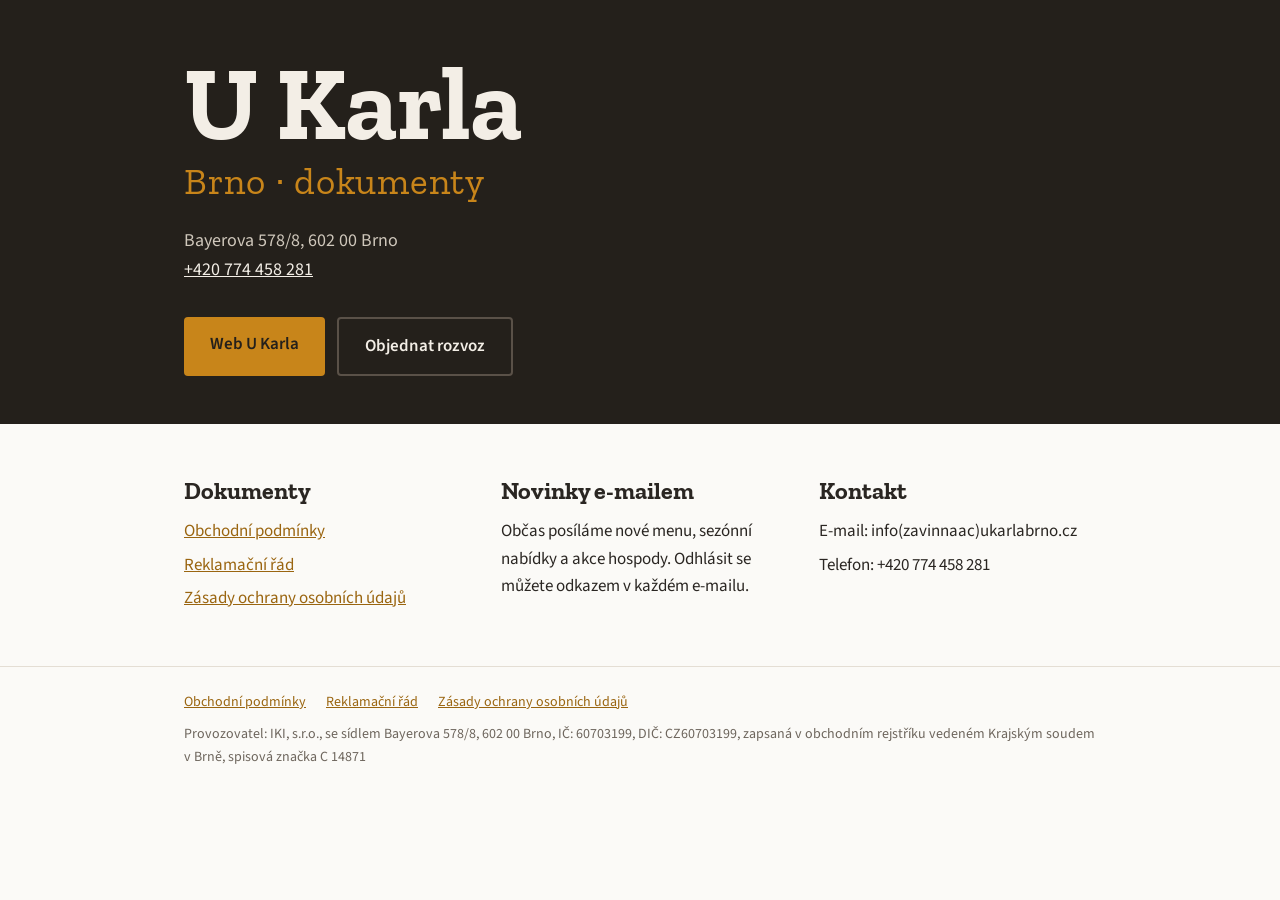
<file: index.html>
<!DOCTYPE html><html lang="cs"><head><meta charset="UTF-8"><meta name="viewport" content="width=device-width, initial-scale=1"><title>U Karla – dokumenty</title><meta name="description" content="Obchodní podmínky, reklamační řád a zásady ochrany osobních údajů U Karla, Brno."><link rel="icon" href="data:image/svg+xml,<svg xmlns=%22http://www.w3.org/2000/svg%22 viewBox=%220 0 100 100%22><text y=%22.9em%22 font-size=%2290%22>🍺</text></svg>"><link rel="preconnect" href="https://fonts.googleapis.com"><link rel="preconnect" href="https://fonts.gstatic.com" crossorigin><link href="https://fonts.googleapis.com/css2?family=Source+Sans+3:wght@400;600&amp;family=Zilla+Slab:wght@400;700&amp;display=swap" rel="stylesheet"><link rel="stylesheet" href="/style.css"></head><body>
<header class="pas"><div class="vnitr">
<h1 class="znak">U Karla<small>Brno · dokumenty</small></h1>
<p class="adresa">Bayerova 578/8, 602 00 Brno<br><a href="tel:+420774458281">+420 774 458 281</a></p>
<div class="akce">
<a class="tl tl-hl" href="https://www.ukarlabrno.cz">Web U Karla</a>
<a class="tl tl-vedl" href="https://online.restia.cz/u-karla/">Objednat rozvoz</a>
</div></div></header>
<main><div class="sloupce">
<section><h2>Dokumenty</h2>
<p><a href="/obchodni-podminky">Obchodní podmínky</a></p>
<p><a href="/reklamacni-rad">Reklamační řád</a></p>
<p><a href="/zasady-ochrany-osobnich-udaju">Zásady ochrany osobních údajů</a></p></section>
<section><h2>Novinky e-mailem</h2><p>Občas posíláme nové menu, sezónní nabídky a akce hospody. Odhlásit se můžete
odkazem v každém e-mailu.</p></section>
<section><h2>Kontakt</h2><p>E-mail: info(zavinnaac)ukarlabrno.cz</p><p>Telefon: +420 774 458 281</p></section>
</div></main><footer><div class="vnitr"><nav><a href="/obchodni-podminky">Obchodní podmínky</a><a href="/reklamacni-rad">Reklamační řád</a><a href="/zasady-ochrany-osobnich-udaju">Zásady ochrany osobních údajů</a></nav>Provozovatel: IKI, s.r.o., se sídlem Bayerova 578/8, 602 00 Brno, IČ: 60703199, DIČ: CZ60703199, zapsaná v obchodním rejstříku vedeném Krajským soudem v Brně, spisová značka C 14871</div></footer></body></html>
</file>
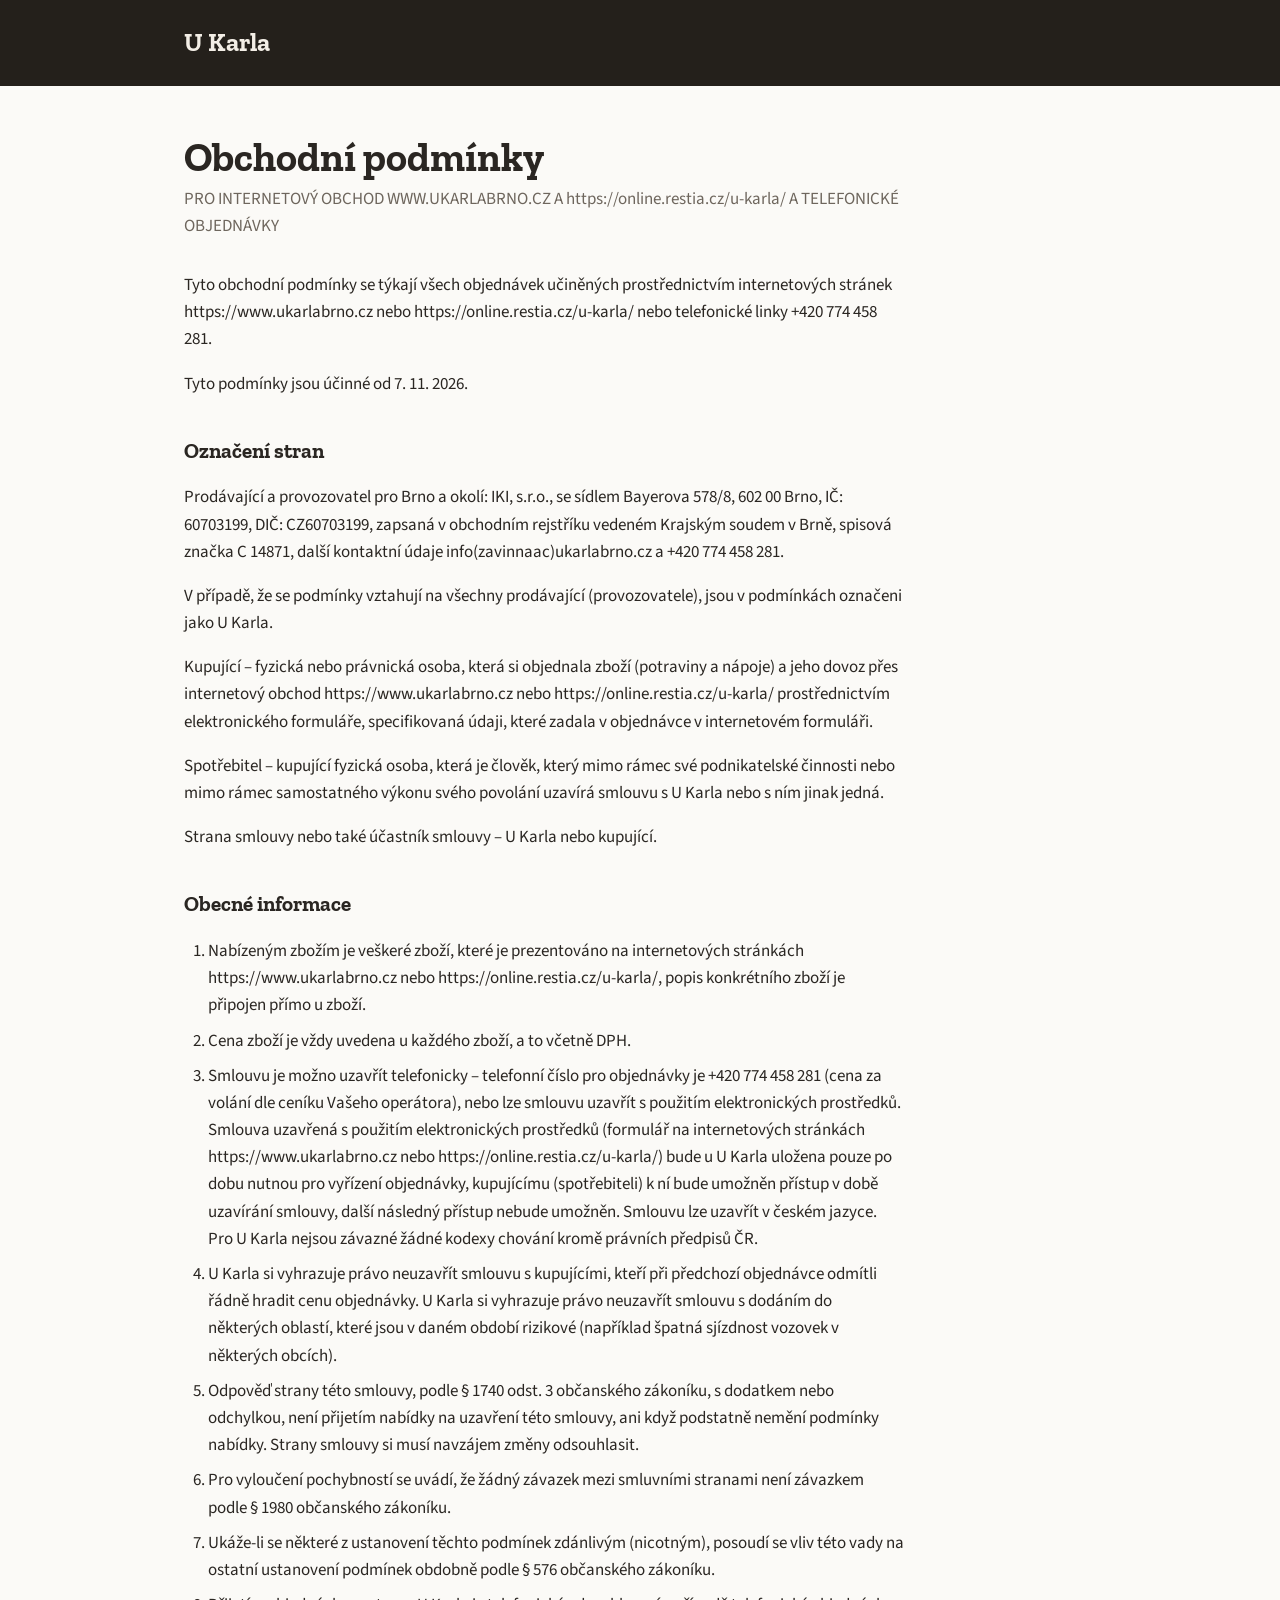
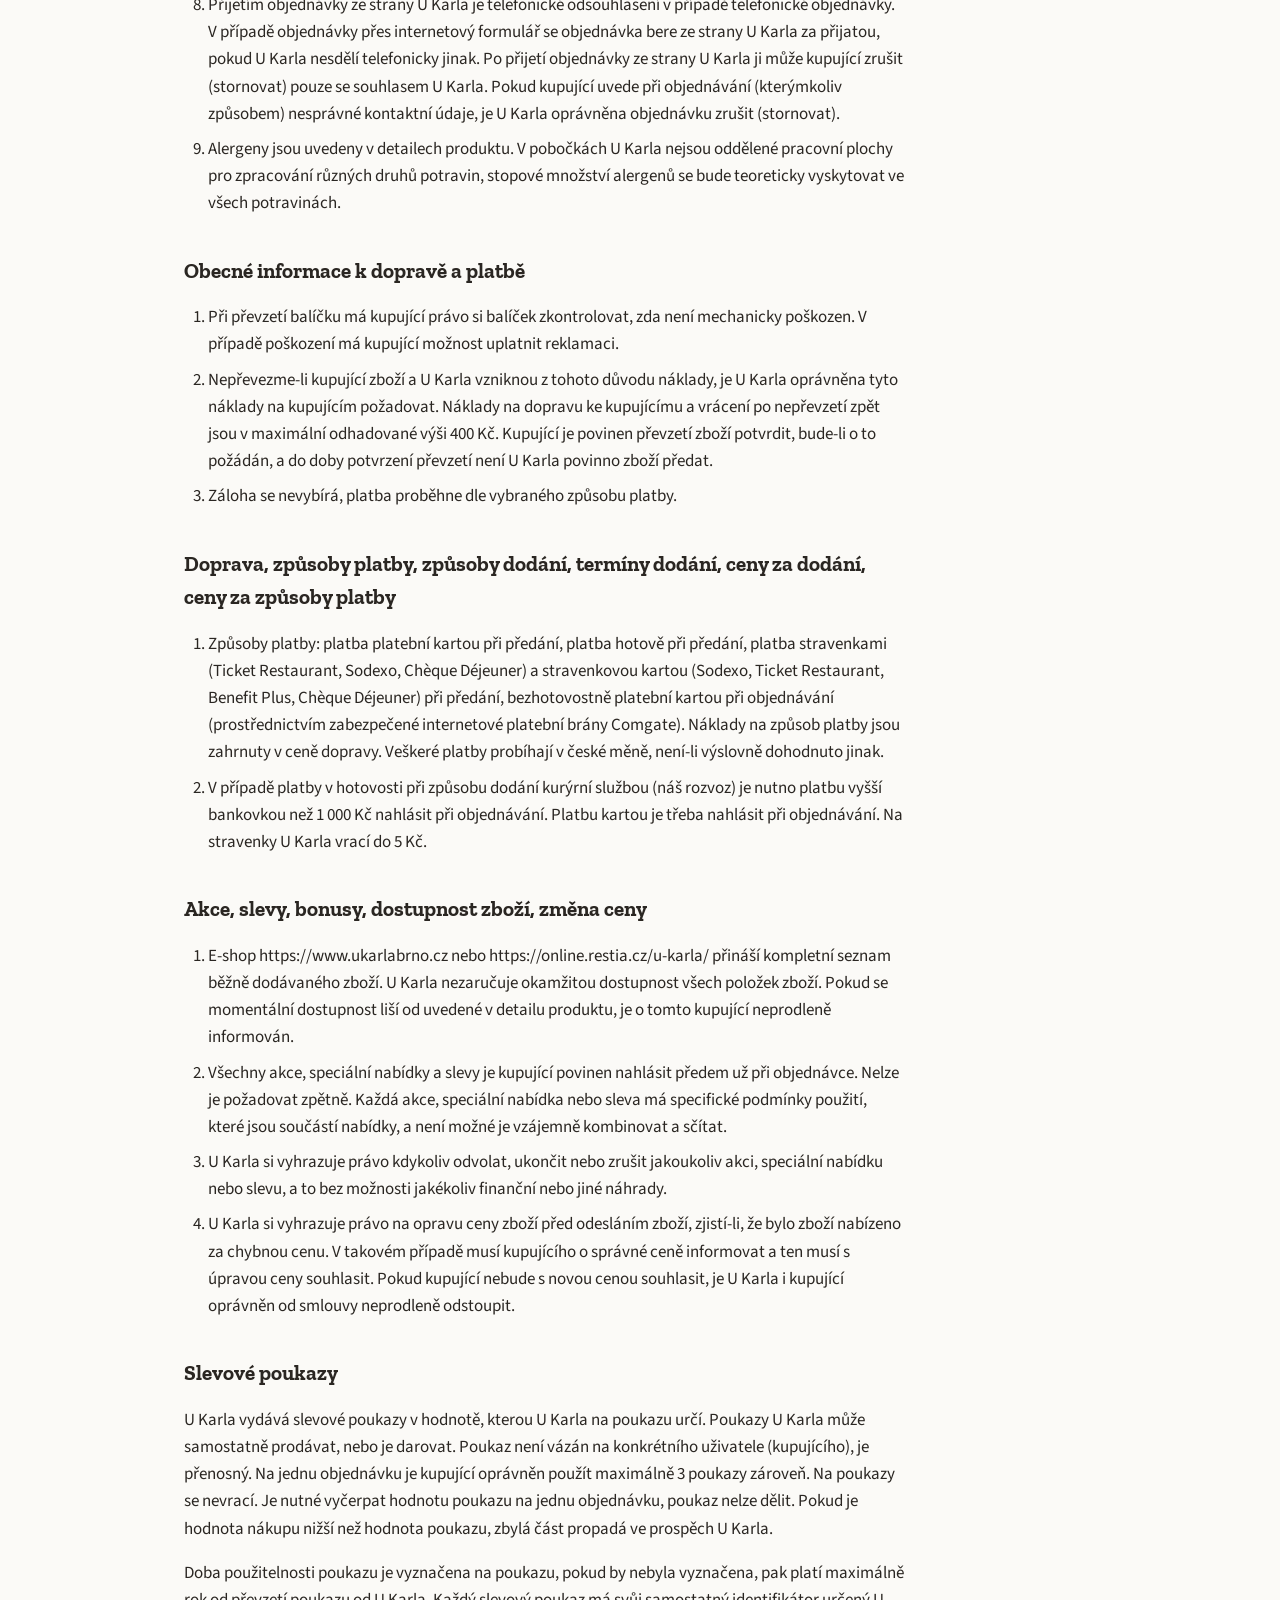
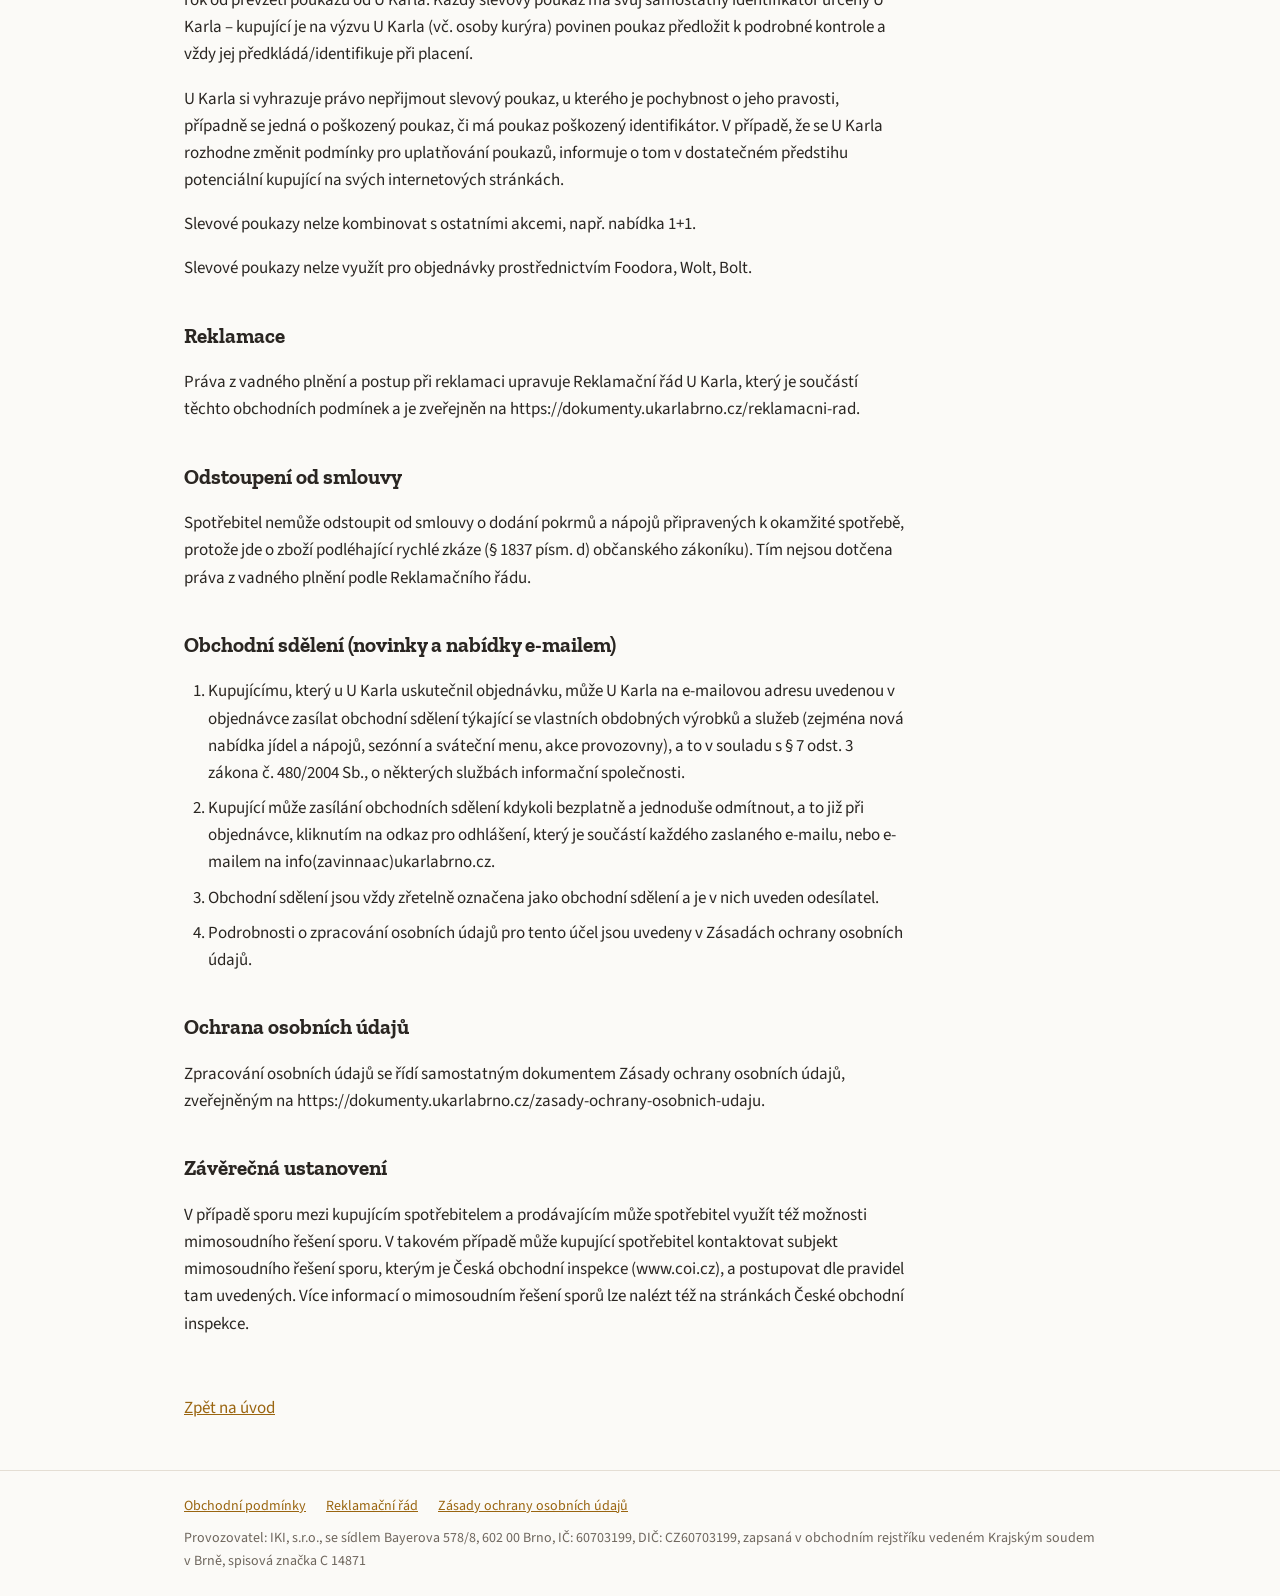
<file: obchodni-podminky.html>
<!DOCTYPE html><html lang="cs"><head><meta charset="UTF-8"><meta name="viewport" content="width=device-width, initial-scale=1"><title>Obchodní podmínky – U Karla</title><meta name="description" content="Obchodní podmínky – U Karla, provozovatel IKI, s.r.o."><link rel="icon" href="data:image/svg+xml,<svg xmlns=%22http://www.w3.org/2000/svg%22 viewBox=%220 0 100 100%22><text y=%22.9em%22 font-size=%2290%22>🍺</text></svg>"><link rel="preconnect" href="https://fonts.googleapis.com"><link rel="preconnect" href="https://fonts.gstatic.com" crossorigin><link href="https://fonts.googleapis.com/css2?family=Source+Sans+3:wght@400;600&amp;family=Zilla+Slab:wght@400;700&amp;display=swap" rel="stylesheet"><link rel="stylesheet" href="/style.css"></head><body>
<header class="pas maly"><div class="vnitr"><a href="/">U Karla</a></div></header>
<main><article class="dok">
<h1>Obchodní podmínky</h1>
<p class="podtitul">PRO INTERNETOVÝ OBCHOD WWW.UKARLABRNO.CZ A https://online.restia.cz/u-karla/ A TELEFONICKÉ OBJEDNÁVKY</p>
<p>Tyto obchodní podmínky se týkají všech objednávek učiněných prostřednictvím internetových stránek https://www.ukarlabrno.cz nebo https://online.restia.cz/u-karla/ nebo telefonické linky +420 774 458 281.</p>
<p>Tyto podmínky jsou účinné od 7. 11. 2026.</p>
<h2>Označení stran</h2>
<p>Prodávající a provozovatel pro Brno a okolí: IKI, s.r.o., se sídlem Bayerova 578/8, 602 00 Brno, IČ: 60703199, DIČ: CZ60703199, zapsaná v obchodním rejstříku vedeném Krajským soudem v Brně, spisová značka C 14871, další kontaktní údaje info(zavinnaac)ukarlabrno.cz a +420 774 458 281.</p>
<p>V případě, že se podmínky vztahují na všechny prodávající (provozovatele), jsou v podmínkách označeni jako U Karla.</p>
<p>Kupující – fyzická nebo právnická osoba, která si objednala zboží (potraviny a nápoje) a jeho dovoz přes internetový obchod https://www.ukarlabrno.cz nebo https://online.restia.cz/u-karla/ prostřednictvím elektronického formuláře, specifikovaná údaji, které zadala v objednávce v internetovém formuláři.</p>
<p>Spotřebitel – kupující fyzická osoba, která je člověk, který mimo rámec své podnikatelské činnosti nebo mimo rámec samostatného výkonu svého povolání uzavírá smlouvu s U Karla nebo s ním jinak jedná.</p>
<p>Strana smlouvy nebo také účastník smlouvy – U Karla nebo kupující.</p>
<h2>Obecné informace</h2>
<ol start="1">
<li>Nabízeným zbožím je veškeré zboží, které je prezentováno na internetových stránkách https://www.ukarlabrno.cz nebo https://online.restia.cz/u-karla/, popis konkrétního zboží je připojen přímo u zboží.</li>
<li>Cena zboží je vždy uvedena u každého zboží, a to včetně DPH.</li>
<li>Smlouvu je možno uzavřít telefonicky – telefonní číslo pro objednávky je +420 774 458 281 (cena za volání dle ceníku Vašeho operátora), nebo lze smlouvu uzavřít s použitím elektronických prostředků. Smlouva uzavřená s použitím elektronických prostředků (formulář na internetových stránkách https://www.ukarlabrno.cz nebo https://online.restia.cz/u-karla/) bude u U Karla uložena pouze po dobu nutnou pro vyřízení objednávky, kupujícímu (spotřebiteli) k ní bude umožněn přístup v době uzavírání smlouvy, další následný přístup nebude umožněn. Smlouvu lze uzavřít v českém jazyce. Pro U Karla nejsou závazné žádné kodexy chování kromě právních předpisů ČR.</li>
<li>U Karla si vyhrazuje právo neuzavřít smlouvu s kupujícími, kteří při předchozí objednávce odmítli řádně hradit cenu objednávky. U Karla si vyhrazuje právo neuzavřít smlouvu s dodáním do některých oblastí, které jsou v daném období rizikové (například špatná sjízdnost vozovek v některých obcích).</li>
<li>Odpověď strany této smlouvy, podle § 1740 odst. 3 občanského zákoníku, s dodatkem nebo odchylkou, není přijetím nabídky na uzavření této smlouvy, ani když podstatně nemění podmínky nabídky. Strany smlouvy si musí navzájem změny odsouhlasit.</li>
<li>Pro vyloučení pochybností se uvádí, že žádný závazek mezi smluvními stranami není závazkem podle § 1980 občanského zákoníku.</li>
<li>Ukáže-li se některé z ustanovení těchto podmínek zdánlivým (nicotným), posoudí se vliv této vady na ostatní ustanovení podmínek obdobně podle § 576 občanského zákoníku.</li>
<li>Přijetím objednávky ze strany U Karla je telefonické odsouhlasení v případě telefonické objednávky. V případě objednávky přes internetový formulář se objednávka bere ze strany U Karla za přijatou, pokud U Karla nesdělí telefonicky jinak. Po přijetí objednávky ze strany U Karla ji může kupující zrušit (stornovat) pouze se souhlasem U Karla. Pokud kupující uvede při objednávání (kterýmkoliv způsobem) nesprávné kontaktní údaje, je U Karla oprávněna objednávku zrušit (stornovat).</li>
<li>Alergeny jsou uvedeny v detailech produktu. V pobočkách U Karla nejsou oddělené pracovní plochy pro zpracování různých druhů potravin, stopové množství alergenů se bude teoreticky vyskytovat ve všech potravinách.</li>
</ol>
<h2>Obecné informace k dopravě a platbě</h2>
<ol start="1">
<li>Při převzetí balíčku má kupující právo si balíček zkontrolovat, zda není mechanicky poškozen. V případě poškození má kupující možnost uplatnit reklamaci.</li>
<li>Nepřevezme-li kupující zboží a U Karla vzniknou z tohoto důvodu náklady, je U Karla oprávněna tyto náklady na kupujícím požadovat. Náklady na dopravu ke kupujícímu a vrácení po nepřevzetí zpět jsou v maximální odhadované výši 400 Kč. Kupující je povinen převzetí zboží potvrdit, bude-li o to požádán, a do doby potvrzení převzetí není U Karla povinno zboží předat.</li>
<li>Záloha se nevybírá, platba proběhne dle vybraného způsobu platby.</li>
</ol>
<h2>Doprava, způsoby platby, způsoby dodání, termíny dodání, ceny za dodání, ceny za způsoby platby</h2>
<ol start="1">
<li>Způsoby platby: platba platební kartou při předání, platba hotově při předání, platba stravenkami (Ticket Restaurant, Sodexo, Chèque Déjeuner) a stravenkovou kartou (Sodexo, Ticket Restaurant, Benefit Plus, Chèque Déjeuner) při předání, bezhotovostně platební kartou při objednávání (prostřednictvím zabezpečené internetové platební brány Comgate). Náklady na způsob platby jsou zahrnuty v ceně dopravy. Veškeré platby probíhají v české měně, není-li výslovně dohodnuto jinak.</li>
<li>V případě platby v hotovosti při způsobu dodání kurýrní službou (náš rozvoz) je nutno platbu vyšší bankovkou než 1 000 Kč nahlásit při objednávání. Platbu kartou je třeba nahlásit při objednávání. Na stravenky U Karla vrací do 5 Kč.</li>
</ol>
<h2>Akce, slevy, bonusy, dostupnost zboží, změna ceny</h2>
<ol start="1">
<li>E-shop https://www.ukarlabrno.cz nebo https://online.restia.cz/u-karla/ přináší kompletní seznam běžně dodávaného zboží. U Karla nezaručuje okamžitou dostupnost všech položek zboží. Pokud se momentální dostupnost liší od uvedené v detailu produktu, je o tomto kupující neprodleně informován.</li>
<li>Všechny akce, speciální nabídky a slevy je kupující povinen nahlásit předem už při objednávce. Nelze je požadovat zpětně. Každá akce, speciální nabídka nebo sleva má specifické podmínky použití, které jsou součástí nabídky, a není možné je vzájemně kombinovat a sčítat.</li>
<li>U Karla si vyhrazuje právo kdykoliv odvolat, ukončit nebo zrušit jakoukoliv akci, speciální nabídku nebo slevu, a to bez možnosti jakékoliv finanční nebo jiné náhrady.</li>
<li>U Karla si vyhrazuje právo na opravu ceny zboží před odesláním zboží, zjistí-li, že bylo zboží nabízeno za chybnou cenu. V takovém případě musí kupujícího o správné ceně informovat a ten musí s úpravou ceny souhlasit. Pokud kupující nebude s novou cenou souhlasit, je U Karla i kupující oprávněn od smlouvy neprodleně odstoupit.</li>
</ol>
<h2>Slevové poukazy</h2>
<p>U Karla vydává slevové poukazy v hodnotě, kterou U Karla na poukazu určí. Poukazy U Karla může samostatně prodávat, nebo je darovat. Poukaz není vázán na konkrétního uživatele (kupujícího), je přenosný. Na jednu objednávku je kupující oprávněn použít maximálně 3 poukazy zároveň. Na poukazy se nevrací. Je nutné vyčerpat hodnotu poukazu na jednu objednávku, poukaz nelze dělit. Pokud je hodnota nákupu nižší než hodnota poukazu, zbylá část propadá ve prospěch U Karla.</p>
<p>Doba použitelnosti poukazu je vyznačena na poukazu, pokud by nebyla vyznačena, pak platí maximálně rok od převzetí poukazu od U Karla. Každý slevový poukaz má svůj samostatný identifikátor určený U Karla – kupující je na výzvu U Karla (vč. osoby kurýra) povinen poukaz předložit k podrobné kontrole a vždy jej předkládá/identifikuje při placení.</p>
<p>U Karla si vyhrazuje právo nepřijmout slevový poukaz, u kterého je pochybnost o jeho pravosti, případně se jedná o poškozený poukaz, či má poukaz poškozený identifikátor. V případě, že se U Karla rozhodne změnit podmínky pro uplatňování poukazů, informuje o tom v dostatečném předstihu potenciální kupující na svých internetových stránkách.</p>
<p>Slevové poukazy nelze kombinovat s ostatními akcemi, např. nabídka 1+1.</p>
<p>Slevové poukazy nelze využít pro objednávky prostřednictvím Foodora, Wolt, Bolt.</p>
<h2>Reklamace</h2>
<p>Práva z vadného plnění a postup při reklamaci upravuje Reklamační řád U Karla, který je součástí těchto obchodních podmínek a je zveřejněn na https://dokumenty.ukarlabrno.cz/reklamacni-rad.</p>
<h2>Odstoupení od smlouvy</h2>
<p>Spotřebitel nemůže odstoupit od smlouvy o dodání pokrmů a nápojů připravených k okamžité spotřebě, protože jde o zboží podléhající rychlé zkáze (§ 1837 písm. d) občanského zákoníku). Tím nejsou dotčena práva z vadného plnění podle Reklamačního řádu.</p>
<h2>Obchodní sdělení (novinky a nabídky e-mailem)</h2>
<ol start="1">
<li>Kupujícímu, který u U Karla uskutečnil objednávku, může U Karla na e-mailovou adresu uvedenou v objednávce zasílat obchodní sdělení týkající se vlastních obdobných výrobků a služeb (zejména nová nabídka jídel a nápojů, sezónní a sváteční menu, akce provozovny), a to v souladu s § 7 odst. 3 zákona č. 480/2004 Sb., o některých službách informační společnosti.</li>
<li>Kupující může zasílání obchodních sdělení kdykoli bezplatně a jednoduše odmítnout, a to již při objednávce, kliknutím na odkaz pro odhlášení, který je součástí každého zaslaného e-mailu, nebo e-mailem na info(zavinnaac)ukarlabrno.cz.</li>
<li>Obchodní sdělení jsou vždy zřetelně označena jako obchodní sdělení a je v nich uveden odesílatel.</li>
<li>Podrobnosti o zpracování osobních údajů pro tento účel jsou uvedeny v Zásadách ochrany osobních údajů.</li>
</ol>
<h2>Ochrana osobních údajů</h2>
<p>Zpracování osobních údajů se řídí samostatným dokumentem Zásady ochrany osobních údajů, zveřejněným na https://dokumenty.ukarlabrno.cz/zasady-ochrany-osobnich-udaju.</p>
<h2>Závěrečná ustanovení</h2>
<p>V případě sporu mezi kupujícím spotřebitelem a prodávajícím může spotřebitel využít též možnosti mimosoudního řešení sporu. V takovém případě může kupující spotřebitel kontaktovat subjekt mimosoudního řešení sporu, kterým je Česká obchodní inspekce (www.coi.cz), a postupovat dle pravidel tam uvedených. Více informací o mimosoudním řešení sporů lze nalézt též na stránkách České obchodní inspekce.</p>
<a class="zpet" href="/">Zpět na úvod</a>
</article></main><footer><div class="vnitr"><nav><a href="/obchodni-podminky">Obchodní podmínky</a><a href="/reklamacni-rad">Reklamační řád</a><a href="/zasady-ochrany-osobnich-udaju">Zásady ochrany osobních údajů</a></nav>Provozovatel: IKI, s.r.o., se sídlem Bayerova 578/8, 602 00 Brno, IČ: 60703199, DIČ: CZ60703199, zapsaná v obchodním rejstříku vedeném Krajským soudem v Brně, spisová značka C 14871</div></footer></body></html>
</file>
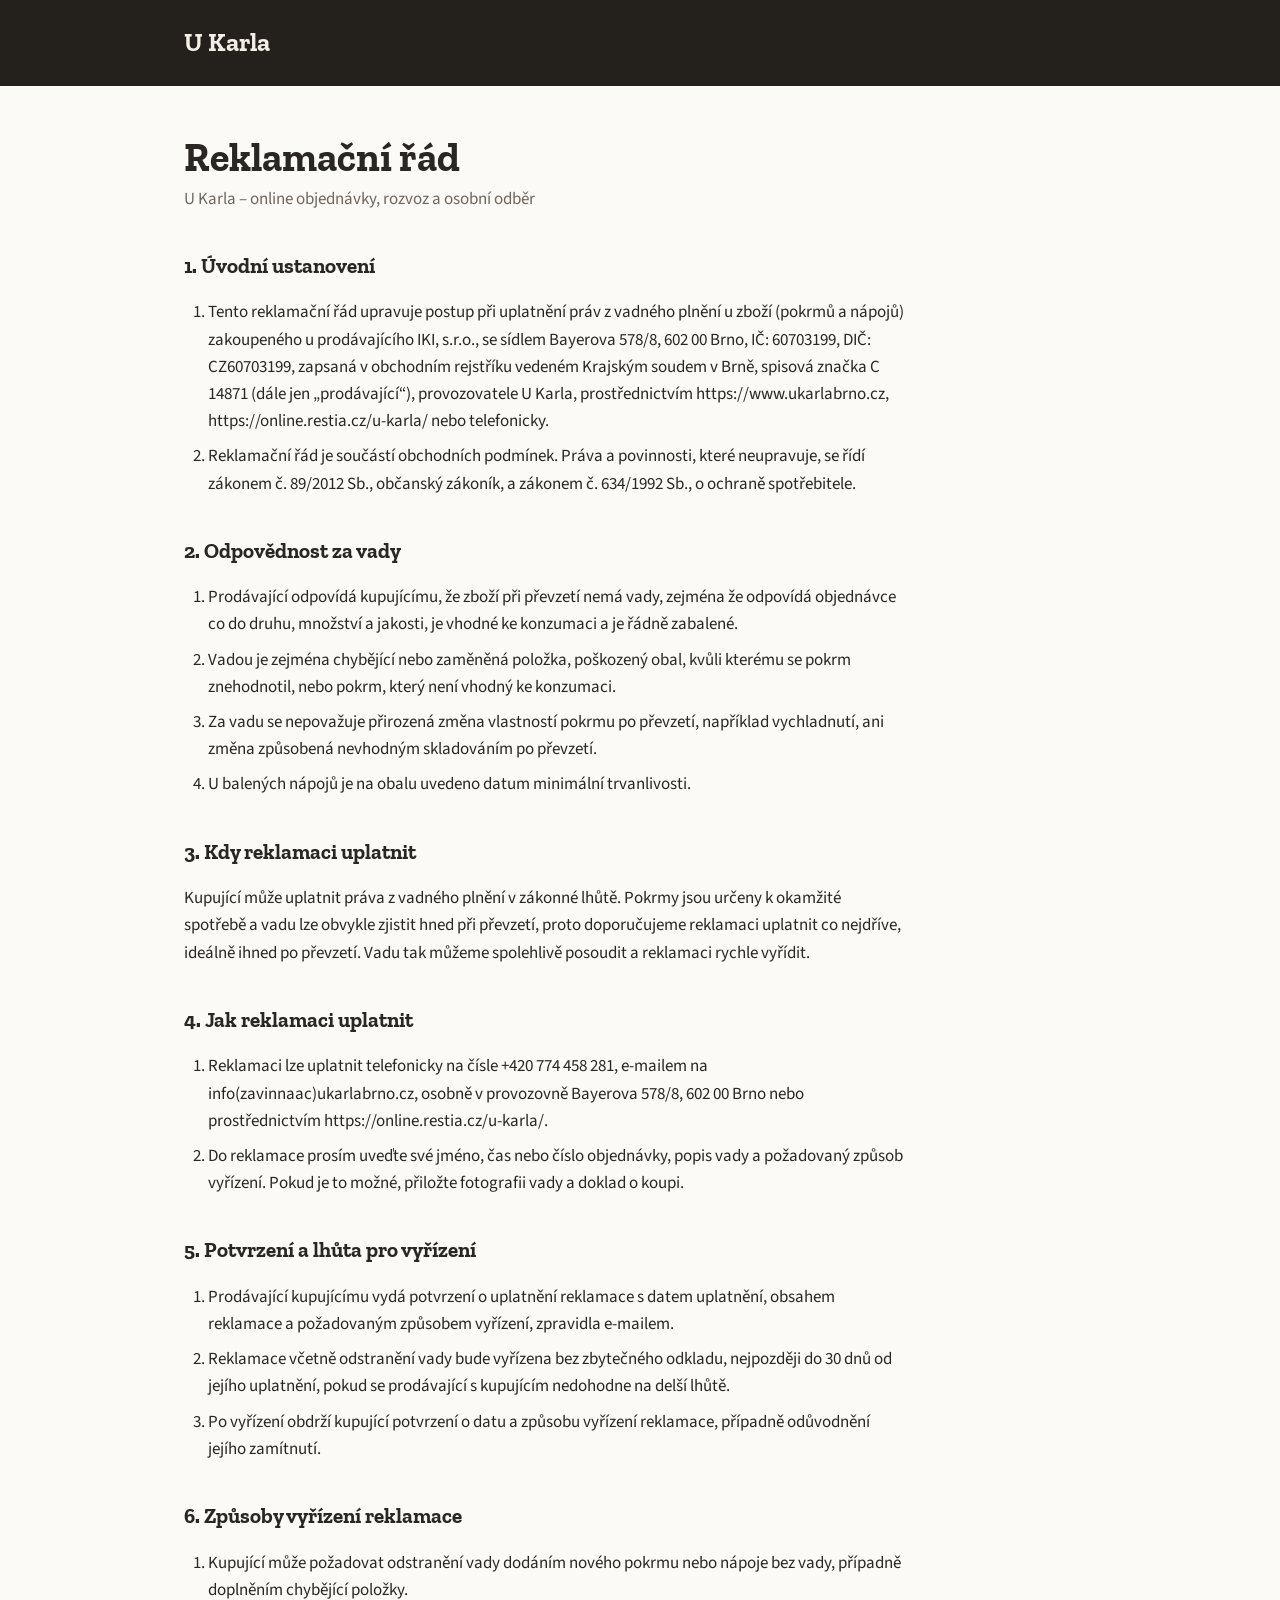
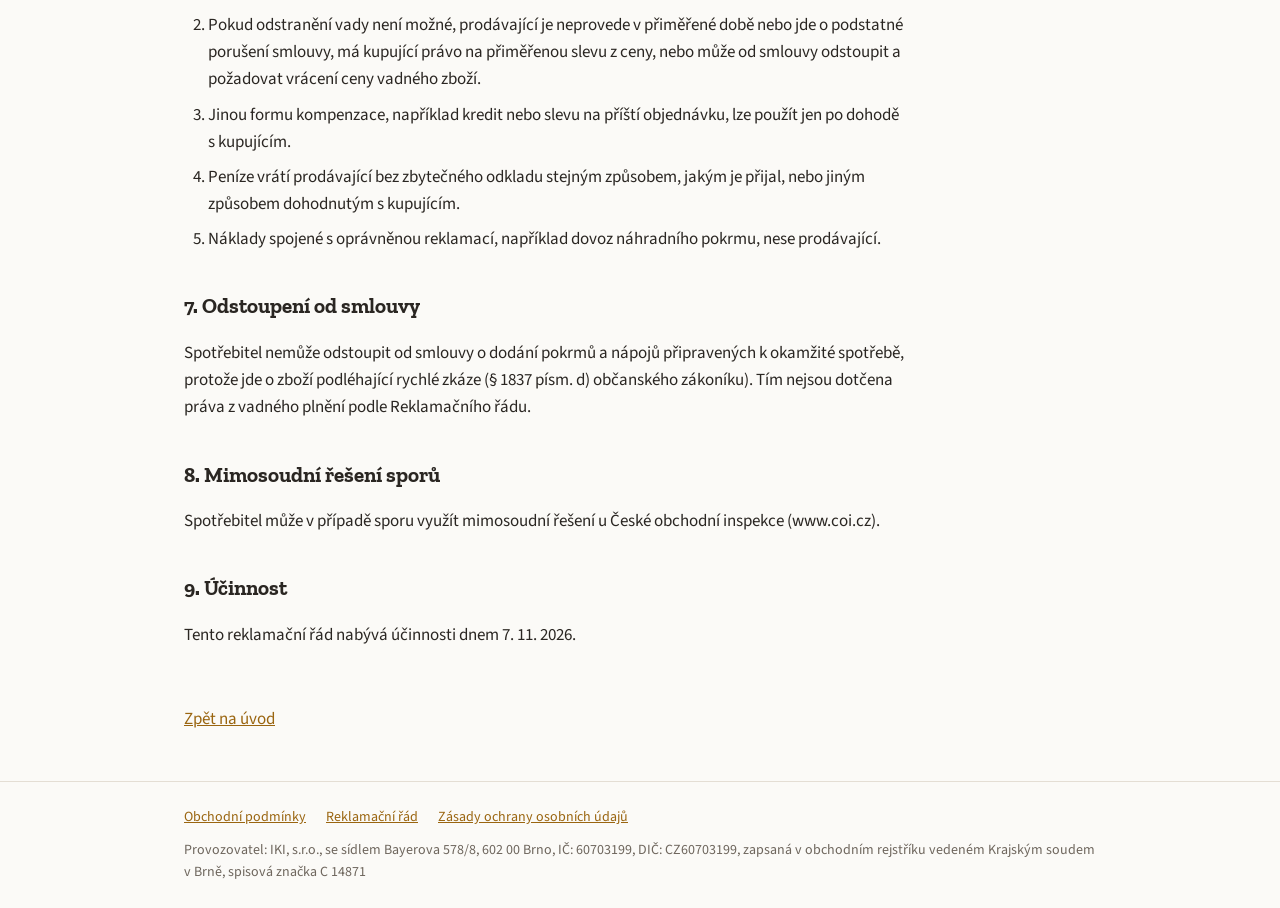
<file: reklamacni-rad.html>
<!DOCTYPE html><html lang="cs"><head><meta charset="UTF-8"><meta name="viewport" content="width=device-width, initial-scale=1"><title>Reklamační řád – U Karla</title><meta name="description" content="Reklamační řád – U Karla, provozovatel IKI, s.r.o."><link rel="icon" href="data:image/svg+xml,<svg xmlns=%22http://www.w3.org/2000/svg%22 viewBox=%220 0 100 100%22><text y=%22.9em%22 font-size=%2290%22>🍺</text></svg>"><link rel="preconnect" href="https://fonts.googleapis.com"><link rel="preconnect" href="https://fonts.gstatic.com" crossorigin><link href="https://fonts.googleapis.com/css2?family=Source+Sans+3:wght@400;600&amp;family=Zilla+Slab:wght@400;700&amp;display=swap" rel="stylesheet"><link rel="stylesheet" href="/style.css"></head><body>
<header class="pas maly"><div class="vnitr"><a href="/">U Karla</a></div></header>
<main><article class="dok">
<h1>Reklamační řád</h1>
<p class="podtitul">U Karla – online objednávky, rozvoz a osobní odběr</p>
<h2>1. Úvodní ustanovení</h2>
<ol start="1">
<li>Tento reklamační řád upravuje postup při uplatnění práv z vadného plnění u zboží (pokrmů a nápojů) zakoupeného u prodávajícího IKI, s.r.o., se sídlem Bayerova 578/8, 602 00 Brno, IČ: 60703199, DIČ: CZ60703199, zapsaná v obchodním rejstříku vedeném Krajským soudem v Brně, spisová značka C 14871 (dále jen „prodávající“), provozovatele U Karla, prostřednictvím https://www.ukarlabrno.cz, https://online.restia.cz/u-karla/ nebo telefonicky.</li>
<li>Reklamační řád je součástí obchodních podmínek. Práva a povinnosti, které neupravuje, se řídí zákonem č. 89/2012 Sb., občanský zákoník, a zákonem č. 634/1992 Sb., o ochraně spotřebitele.</li>
</ol>
<h2>2. Odpovědnost za vady</h2>
<ol start="1">
<li>Prodávající odpovídá kupujícímu, že zboží při převzetí nemá vady, zejména že odpovídá objednávce co do druhu, množství a jakosti, je vhodné ke konzumaci a je řádně zabalené.</li>
<li>Vadou je zejména chybějící nebo zaměněná položka, poškozený obal, kvůli kterému se pokrm znehodnotil, nebo pokrm, který není vhodný ke konzumaci.</li>
<li>Za vadu se nepovažuje přirozená změna vlastností pokrmu po převzetí, například vychladnutí, ani změna způsobená nevhodným skladováním po převzetí.</li>
<li>U balených nápojů je na obalu uvedeno datum minimální trvanlivosti.</li>
</ol>
<h2>3. Kdy reklamaci uplatnit</h2>
<p>Kupující může uplatnit práva z vadného plnění v zákonné lhůtě. Pokrmy jsou určeny k okamžité spotřebě a vadu lze obvykle zjistit hned při převzetí, proto doporučujeme reklamaci uplatnit co nejdříve, ideálně ihned po převzetí. Vadu tak můžeme spolehlivě posoudit a reklamaci rychle vyřídit.</p>
<h2>4. Jak reklamaci uplatnit</h2>
<ol start="1">
<li>Reklamaci lze uplatnit telefonicky na čísle +420 774 458 281, e-mailem na info(zavinnaac)ukarlabrno.cz, osobně v provozovně Bayerova 578/8, 602 00 Brno nebo prostřednictvím https://online.restia.cz/u-karla/.</li>
<li>Do reklamace prosím uveďte své jméno, čas nebo číslo objednávky, popis vady a požadovaný způsob vyřízení. Pokud je to možné, přiložte fotografii vady a doklad o koupi.</li>
</ol>
<h2>5. Potvrzení a lhůta pro vyřízení</h2>
<ol start="1">
<li>Prodávající kupujícímu vydá potvrzení o uplatnění reklamace s datem uplatnění, obsahem reklamace a požadovaným způsobem vyřízení, zpravidla e-mailem.</li>
<li>Reklamace včetně odstranění vady bude vyřízena bez zbytečného odkladu, nejpozději do 30 dnů od jejího uplatnění, pokud se prodávající s kupujícím nedohodne na delší lhůtě.</li>
<li>Po vyřízení obdrží kupující potvrzení o datu a způsobu vyřízení reklamace, případně odůvodnění jejího zamítnutí.</li>
</ol>
<h2>6. Způsoby vyřízení reklamace</h2>
<ol start="1">
<li>Kupující může požadovat odstranění vady dodáním nového pokrmu nebo nápoje bez vady, případně doplněním chybějící položky.</li>
<li>Pokud odstranění vady není možné, prodávající je neprovede v přiměřené době nebo jde o podstatné porušení smlouvy, má kupující právo na přiměřenou slevu z ceny, nebo může od smlouvy odstoupit a požadovat vrácení ceny vadného zboží.</li>
<li>Jinou formu kompenzace, například kredit nebo slevu na příští objednávku, lze použít jen po dohodě s kupujícím.</li>
<li>Peníze vrátí prodávající bez zbytečného odkladu stejným způsobem, jakým je přijal, nebo jiným způsobem dohodnutým s kupujícím.</li>
<li>Náklady spojené s oprávněnou reklamací, například dovoz náhradního pokrmu, nese prodávající.</li>
</ol>
<h2>7. Odstoupení od smlouvy</h2>
<p>Spotřebitel nemůže odstoupit od smlouvy o dodání pokrmů a nápojů připravených k okamžité spotřebě, protože jde o zboží podléhající rychlé zkáze (§ 1837 písm. d) občanského zákoníku). Tím nejsou dotčena práva z vadného plnění podle Reklamačního řádu.</p>
<h2>8. Mimosoudní řešení sporů</h2>
<p>Spotřebitel může v případě sporu využít mimosoudní řešení u České obchodní inspekce (www.coi.cz).</p>
<h2>9. Účinnost</h2>
<p>Tento reklamační řád nabývá účinnosti dnem 7. 11. 2026.</p>
<a class="zpet" href="/">Zpět na úvod</a>
</article></main><footer><div class="vnitr"><nav><a href="/obchodni-podminky">Obchodní podmínky</a><a href="/reklamacni-rad">Reklamační řád</a><a href="/zasady-ochrany-osobnich-udaju">Zásady ochrany osobních údajů</a></nav>Provozovatel: IKI, s.r.o., se sídlem Bayerova 578/8, 602 00 Brno, IČ: 60703199, DIČ: CZ60703199, zapsaná v obchodním rejstříku vedeném Krajským soudem v Brně, spisová značka C 14871</div></footer></body></html>
</file>
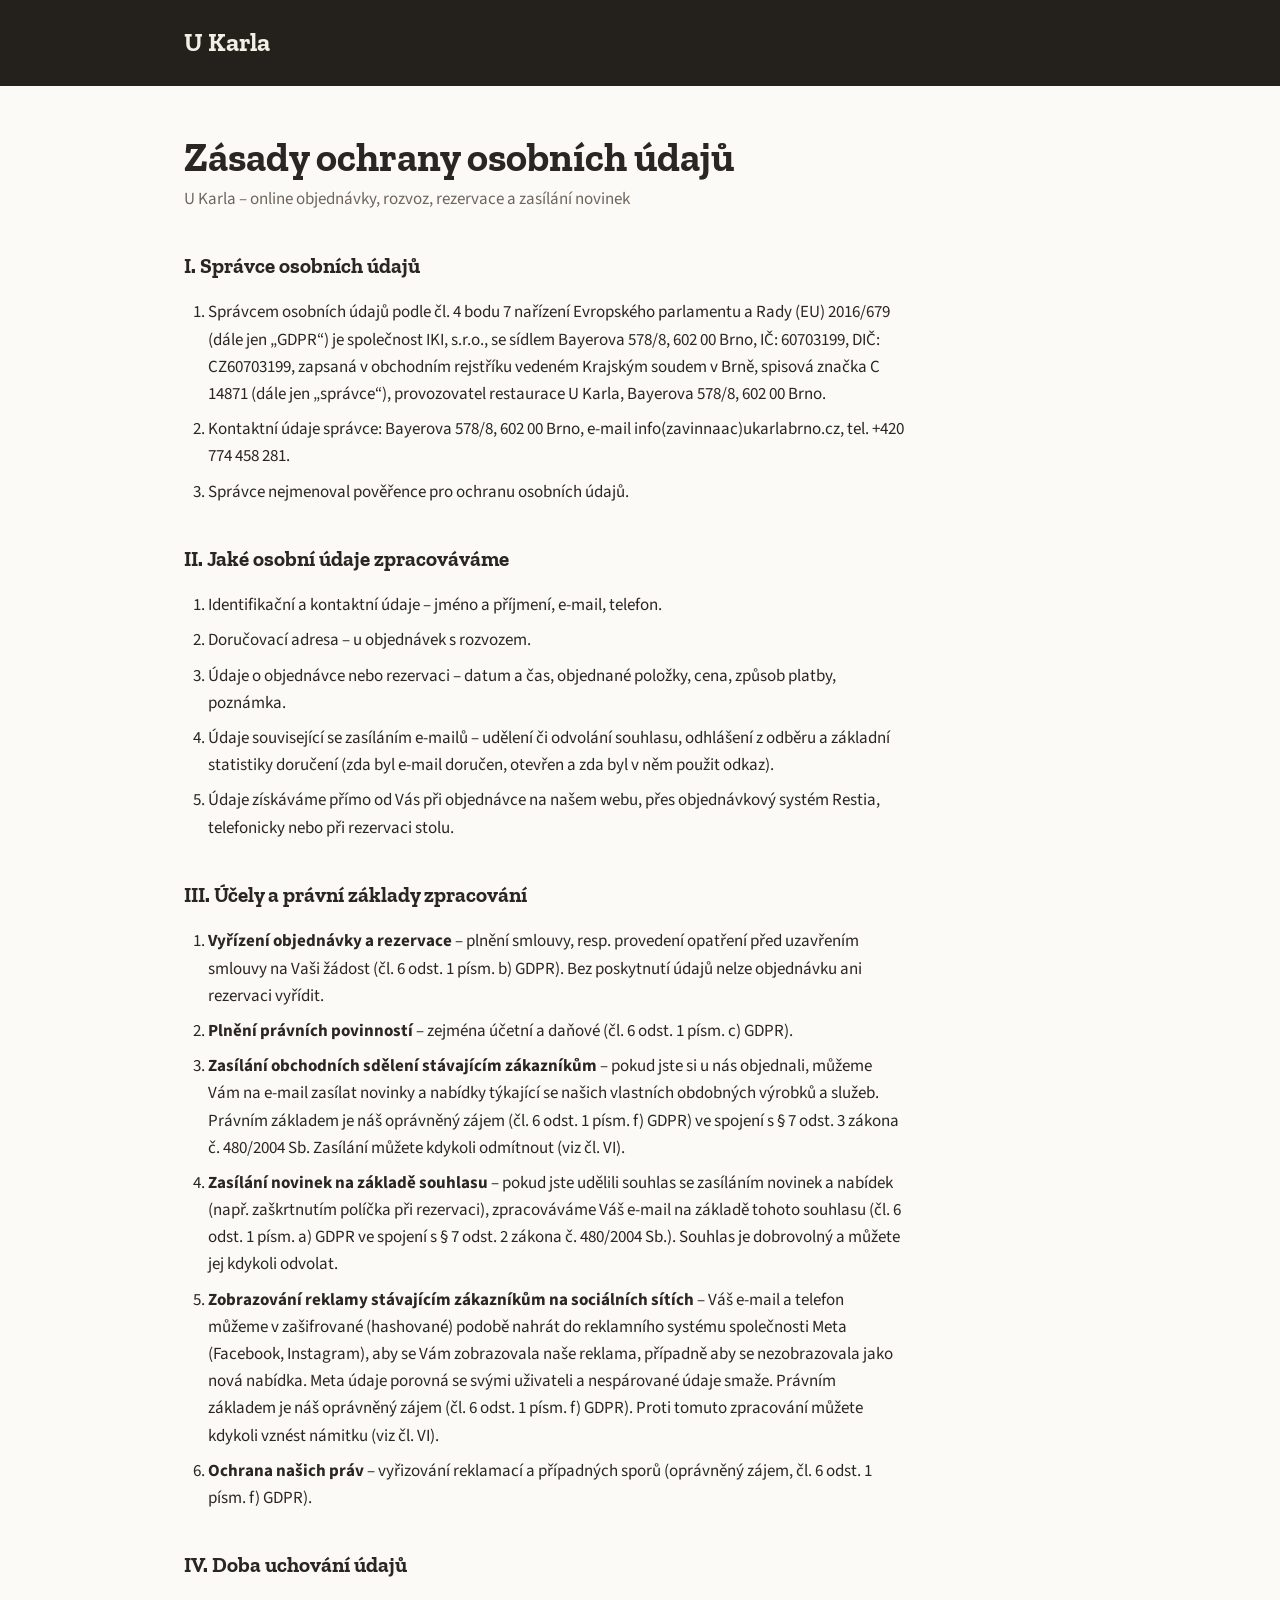
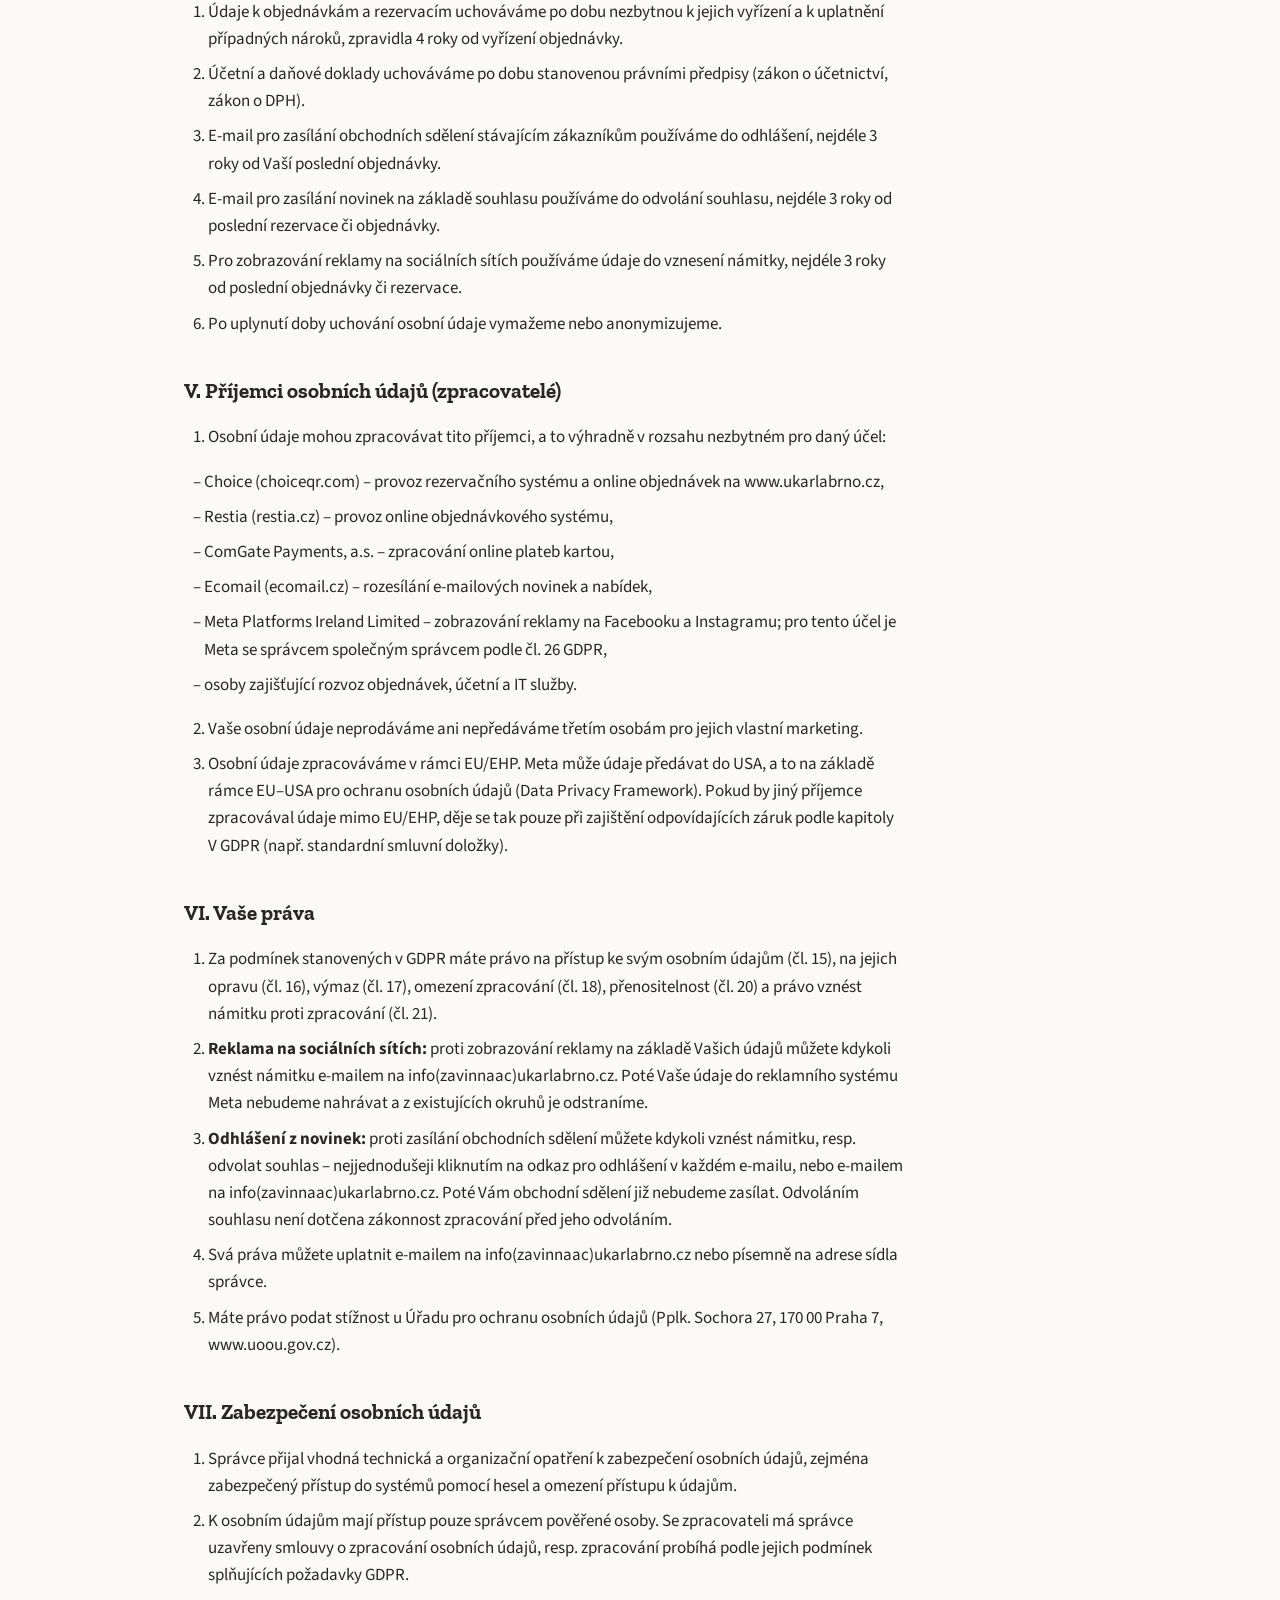
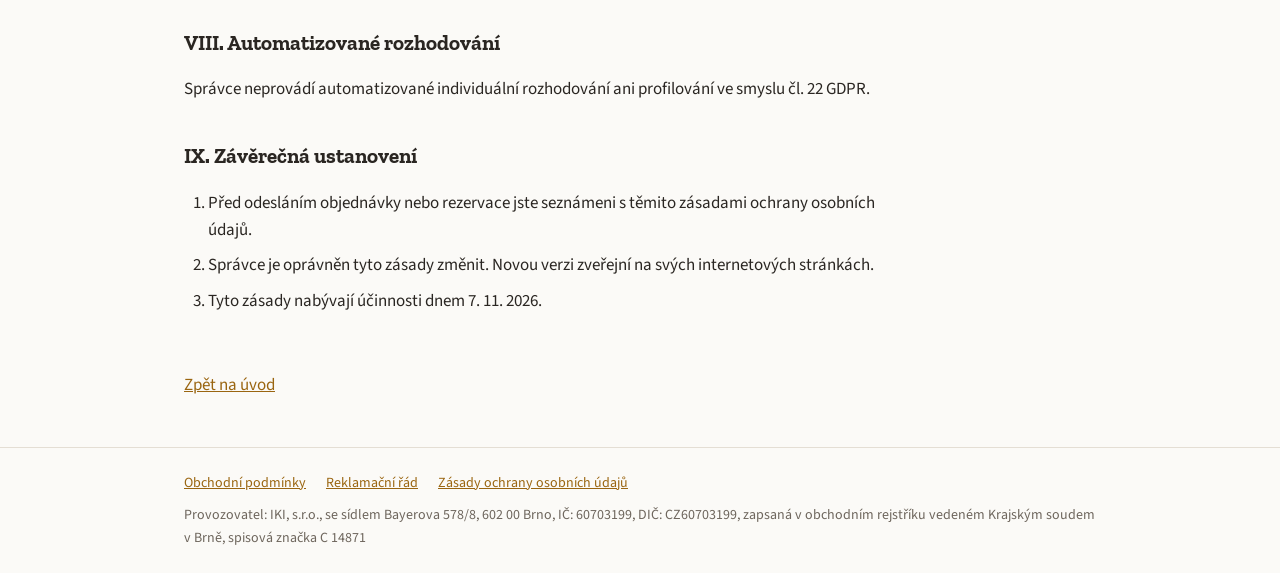
<file: zasady-ochrany-osobnich-udaju.html>
<!DOCTYPE html><html lang="cs"><head><meta charset="UTF-8"><meta name="viewport" content="width=device-width, initial-scale=1"><title>Zásady ochrany osobních údajů – U Karla</title><meta name="description" content="Zásady ochrany osobních údajů – U Karla, provozovatel IKI, s.r.o."><link rel="icon" href="data:image/svg+xml,<svg xmlns=%22http://www.w3.org/2000/svg%22 viewBox=%220 0 100 100%22><text y=%22.9em%22 font-size=%2290%22>🍺</text></svg>"><link rel="preconnect" href="https://fonts.googleapis.com"><link rel="preconnect" href="https://fonts.gstatic.com" crossorigin><link href="https://fonts.googleapis.com/css2?family=Source+Sans+3:wght@400;600&amp;family=Zilla+Slab:wght@400;700&amp;display=swap" rel="stylesheet"><link rel="stylesheet" href="/style.css"></head><body>
<header class="pas maly"><div class="vnitr"><a href="/">U Karla</a></div></header>
<main><article class="dok">
<h1>Zásady ochrany osobních údajů</h1>
<p class="podtitul">U Karla – online objednávky, rozvoz, rezervace a zasílání novinek</p>
<h2>I. Správce osobních údajů</h2>
<ol start="1">
<li>Správcem osobních údajů podle čl. 4 bodu 7 nařízení Evropského parlamentu a Rady (EU) 2016/679 (dále jen „GDPR“) je společnost IKI, s.r.o., se sídlem Bayerova 578/8, 602 00 Brno, IČ: 60703199, DIČ: CZ60703199, zapsaná v obchodním rejstříku vedeném Krajským soudem v Brně, spisová značka C 14871 (dále jen „správce“), provozovatel restaurace U Karla, Bayerova 578/8, 602 00 Brno.</li>
<li>Kontaktní údaje správce: Bayerova 578/8, 602 00 Brno, e-mail info(zavinnaac)ukarlabrno.cz, tel. +420 774 458 281.</li>
<li>Správce nejmenoval pověřence pro ochranu osobních údajů.</li>
</ol>
<h2>II. Jaké osobní údaje zpracováváme</h2>
<ol start="1">
<li>Identifikační a kontaktní údaje – jméno a příjmení, e-mail, telefon.</li>
<li>Doručovací adresa – u objednávek s rozvozem.</li>
<li>Údaje o objednávce nebo rezervaci – datum a čas, objednané položky, cena, způsob platby, poznámka.</li>
<li>Údaje související se zasíláním e-mailů – udělení či odvolání souhlasu, odhlášení z odběru a základní statistiky doručení (zda byl e-mail doručen, otevřen a zda byl v něm použit odkaz).</li>
<li>Údaje získáváme přímo od Vás při objednávce na našem webu, přes objednávkový systém Restia, telefonicky nebo při rezervaci stolu.</li>
</ol>
<h2>III. Účely a právní základy zpracování</h2>
<ol start="1">
<li><b>Vyřízení objednávky a rezervace</b> – plnění smlouvy, resp. provedení opatření před uzavřením smlouvy na Vaši žádost (čl. 6 odst. 1 písm. b) GDPR). Bez poskytnutí údajů nelze objednávku ani rezervaci vyřídit.</li>
<li><b>Plnění právních povinností</b> – zejména účetní a daňové (čl. 6 odst. 1 písm. c) GDPR).</li>
<li><b>Zasílání obchodních sdělení stávajícím zákazníkům</b> – pokud jste si u nás objednali, můžeme Vám na e-mail zasílat novinky a nabídky týkající se našich vlastních obdobných výrobků a služeb. Právním základem je náš oprávněný zájem (čl. 6 odst. 1 písm. f) GDPR) ve spojení s § 7 odst. 3 zákona č. 480/2004 Sb. Zasílání můžete kdykoli odmítnout (viz čl. VI).</li>
<li><b>Zasílání novinek na základě souhlasu</b> – pokud jste udělili souhlas se zasíláním novinek a nabídek (např. zaškrtnutím políčka při rezervaci), zpracováváme Váš e-mail na základě tohoto souhlasu (čl. 6 odst. 1 písm. a) GDPR ve spojení s § 7 odst. 2 zákona č. 480/2004 Sb.). Souhlas je dobrovolný a můžete jej kdykoli odvolat.</li>
<li><b>Zobrazování reklamy stávajícím zákazníkům na sociálních sítích</b> – Váš e-mail a telefon můžeme v zašifrované (hashované) podobě nahrát do reklamního systému společnosti Meta (Facebook, Instagram), aby se Vám zobrazovala naše reklama, případně aby se nezobrazovala jako nová nabídka. Meta údaje porovná se svými uživateli a nespárované údaje smaže. Právním základem je náš oprávněný zájem (čl. 6 odst. 1 písm. f) GDPR). Proti tomuto zpracování můžete kdykoli vznést námitku (viz čl. VI).</li>
<li><b>Ochrana našich práv</b> – vyřizování reklamací a případných sporů (oprávněný zájem, čl. 6 odst. 1 písm. f) GDPR).</li>
</ol>
<h2>IV. Doba uchování údajů</h2>
<ol start="1">
<li>Údaje k objednávkám a rezervacím uchováváme po dobu nezbytnou k jejich vyřízení a k uplatnění případných nároků, zpravidla 4 roky od vyřízení objednávky.</li>
<li>Účetní a daňové doklady uchováváme po dobu stanovenou právními předpisy (zákon o účetnictví, zákon o DPH).</li>
<li>E-mail pro zasílání obchodních sdělení stávajícím zákazníkům používáme do odhlášení, nejdéle 3 roky od Vaší poslední objednávky.</li>
<li>E-mail pro zasílání novinek na základě souhlasu používáme do odvolání souhlasu, nejdéle 3 roky od poslední rezervace či objednávky.</li>
<li>Pro zobrazování reklamy na sociálních sítích používáme údaje do vznesení námitky, nejdéle 3 roky od poslední objednávky či rezervace.</li>
<li>Po uplynutí doby uchování osobní údaje vymažeme nebo anonymizujeme.</li>
</ol>
<h2>V. Příjemci osobních údajů (zpracovatelé)</h2>
<ol start="1">
<li>Osobní údaje mohou zpracovávat tito příjemci, a to výhradně v rozsahu nezbytném pro daný účel:</li>
</ol>
<ul>
<li>Choice (choiceqr.com) – provoz rezervačního systému a online objednávek na www.ukarlabrno.cz,</li>
<li>Restia (restia.cz) – provoz online objednávkového systému,</li>
<li>ComGate Payments, a.s. – zpracování online plateb kartou,</li>
<li>Ecomail (ecomail.cz) – rozesílání e-mailových novinek a nabídek,</li>
<li>Meta Platforms Ireland Limited – zobrazování reklamy na Facebooku a Instagramu; pro tento účel je Meta se správcem společným správcem podle čl. 26 GDPR,</li>
<li>osoby zajišťující rozvoz objednávek, účetní a IT služby.</li>
</ul>
<ol start="2">
<li>Vaše osobní údaje neprodáváme ani nepředáváme třetím osobám pro jejich vlastní marketing.</li>
<li>Osobní údaje zpracováváme v rámci EU/EHP. Meta může údaje předávat do USA, a to na základě rámce EU–USA pro ochranu osobních údajů (Data Privacy Framework). Pokud by jiný příjemce zpracovával údaje mimo EU/EHP, děje se tak pouze při zajištění odpovídajících záruk podle kapitoly V GDPR (např. standardní smluvní doložky).</li>
</ol>
<h2>VI. Vaše práva</h2>
<ol start="1">
<li>Za podmínek stanovených v GDPR máte právo na přístup ke svým osobním údajům (čl. 15), na jejich opravu (čl. 16), výmaz (čl. 17), omezení zpracování (čl. 18), přenositelnost (čl. 20) a právo vznést námitku proti zpracování (čl. 21).</li>
<li><b>Reklama na sociálních sítích:</b> proti zobrazování reklamy na základě Vašich údajů můžete kdykoli vznést námitku e-mailem na info(zavinnaac)ukarlabrno.cz. Poté Vaše údaje do reklamního systému Meta nebudeme nahrávat a z existujících okruhů je odstraníme.</li>
<li><b>Odhlášení z novinek:</b> proti zasílání obchodních sdělení můžete kdykoli vznést námitku, resp. odvolat souhlas – nejjednodušeji kliknutím na odkaz pro odhlášení v každém e-mailu, nebo e-mailem na info(zavinnaac)ukarlabrno.cz. Poté Vám obchodní sdělení již nebudeme zasílat. Odvoláním souhlasu není dotčena zákonnost zpracování před jeho odvoláním.</li>
<li>Svá práva můžete uplatnit e-mailem na info(zavinnaac)ukarlabrno.cz nebo písemně na adrese sídla správce.</li>
<li>Máte právo podat stížnost u Úřadu pro ochranu osobních údajů (Pplk. Sochora 27, 170 00 Praha 7, www.uoou.gov.cz).</li>
</ol>
<h2>VII. Zabezpečení osobních údajů</h2>
<ol start="1">
<li>Správce přijal vhodná technická a organizační opatření k zabezpečení osobních údajů, zejména zabezpečený přístup do systémů pomocí hesel a omezení přístupu k údajům.</li>
<li>K osobním údajům mají přístup pouze správcem pověřené osoby. Se zpracovateli má správce uzavřeny smlouvy o zpracování osobních údajů, resp. zpracování probíhá podle jejich podmínek splňujících požadavky GDPR.</li>
</ol>
<h2>VIII. Automatizované rozhodování</h2>
<p>Správce neprovádí automatizované individuální rozhodování ani profilování ve smyslu čl. 22 GDPR.</p>
<h2>IX. Závěrečná ustanovení</h2>
<ol start="1">
<li>Před odesláním objednávky nebo rezervace jste seznámeni s těmito zásadami ochrany osobních údajů.</li>
<li>Správce je oprávněn tyto zásady změnit. Novou verzi zveřejní na svých internetových stránkách.</li>
<li>Tyto zásady nabývají účinnosti dnem 7. 11. 2026.</li>
</ol>
<a class="zpet" href="/">Zpět na úvod</a>
</article></main><footer><div class="vnitr"><nav><a href="/obchodni-podminky">Obchodní podmínky</a><a href="/reklamacni-rad">Reklamační řád</a><a href="/zasady-ochrany-osobnich-udaju">Zásady ochrany osobních údajů</a></nav>Provozovatel: IKI, s.r.o., se sídlem Bayerova 578/8, 602 00 Brno, IČ: 60703199, DIČ: CZ60703199, zapsaná v obchodním rejstříku vedeném Krajským soudem v Brně, spisová značka C 14871</div></footer></body></html>
</file>
<file: style.css>
:root{--uhel:#24201b;--papir:#fbfaf7;--inkoust:#2a2622;--jantar:#c8851a;--jantar-tm:#9a6510;--kour:#6e665d;--linka:#e4ded4}
*{box-sizing:border-box}
html{-webkit-text-size-adjust:100%}
body{margin:0;background:var(--papir);color:var(--inkoust);font:17px/1.6 "Source Sans 3",system-ui,-apple-system,"Segoe UI",Arial,sans-serif}
a{color:var(--jantar-tm)}
a:focus-visible{outline:3px solid var(--jantar);outline-offset:3px}
.pas{background:var(--uhel);color:#f3eee6}
.pas .vnitr{max-width:960px;margin:0 auto;padding:56px 24px 48px}
.znak{font-family:"Zilla Slab",Georgia,serif;font-weight:700;font-size:clamp(48px,11vw,104px);line-height:.92;letter-spacing:-.01em;margin:0}
.znak small{display:block;font-weight:400;font-size:.36em;letter-spacing:.02em;color:var(--jantar);margin-top:.35em}
.adresa{margin:28px 0 0;color:#cfc7bb;font-size:18px}
.adresa a{color:#f3eee6}
.akce{display:flex;flex-wrap:wrap;gap:12px;margin-top:32px}
.tl{display:inline-block;padding:14px 26px;border-radius:4px;font-weight:600;text-decoration:none;font-size:17px}
.tl-hl{background:var(--jantar);color:var(--uhel)}
.tl-hl:hover{background:#dc9a2c}
.tl-vedl{border:2px solid #5a5148;color:#f3eee6}
.tl-vedl:hover{border-color:var(--jantar)}
main{max-width:960px;margin:0 auto;padding:48px 24px}
.sloupce{display:grid;grid-template-columns:repeat(auto-fit,minmax(240px,1fr));gap:40px}
.sloupce h2{font-family:"Zilla Slab",Georgia,serif;font-size:24px;margin:0 0 8px}
.sloupce p{margin:0 0 6px}
footer{border-top:1px solid var(--linka);color:var(--kour);font-size:14px}
footer .vnitr{max-width:960px;margin:0 auto;padding:24px}
footer nav{display:flex;flex-wrap:wrap;gap:6px 20px;margin-bottom:10px}
/* dokumenty */
.pas.maly .vnitr{padding:22px 24px}
.pas.maly a{color:#f3eee6;text-decoration:none;font-family:"Zilla Slab",Georgia,serif;font-weight:700;font-size:26px}
.dok{max-width:720px}
.dok h1{font-family:"Zilla Slab",Georgia,serif;font-size:clamp(30px,5vw,40px);line-height:1.15;margin:0 0 6px}
.dok .podtitul{color:var(--kour);margin:0 0 32px}
.dok h2{font-family:"Zilla Slab",Georgia,serif;font-size:21px;margin:36px 0 10px}
.dok ol{padding-left:1.4em}
.dok li{margin-bottom:8px}
.dok ul{list-style:"– ";padding-left:1.2em}
.zpet{display:inline-block;margin-top:40px}
</file>
